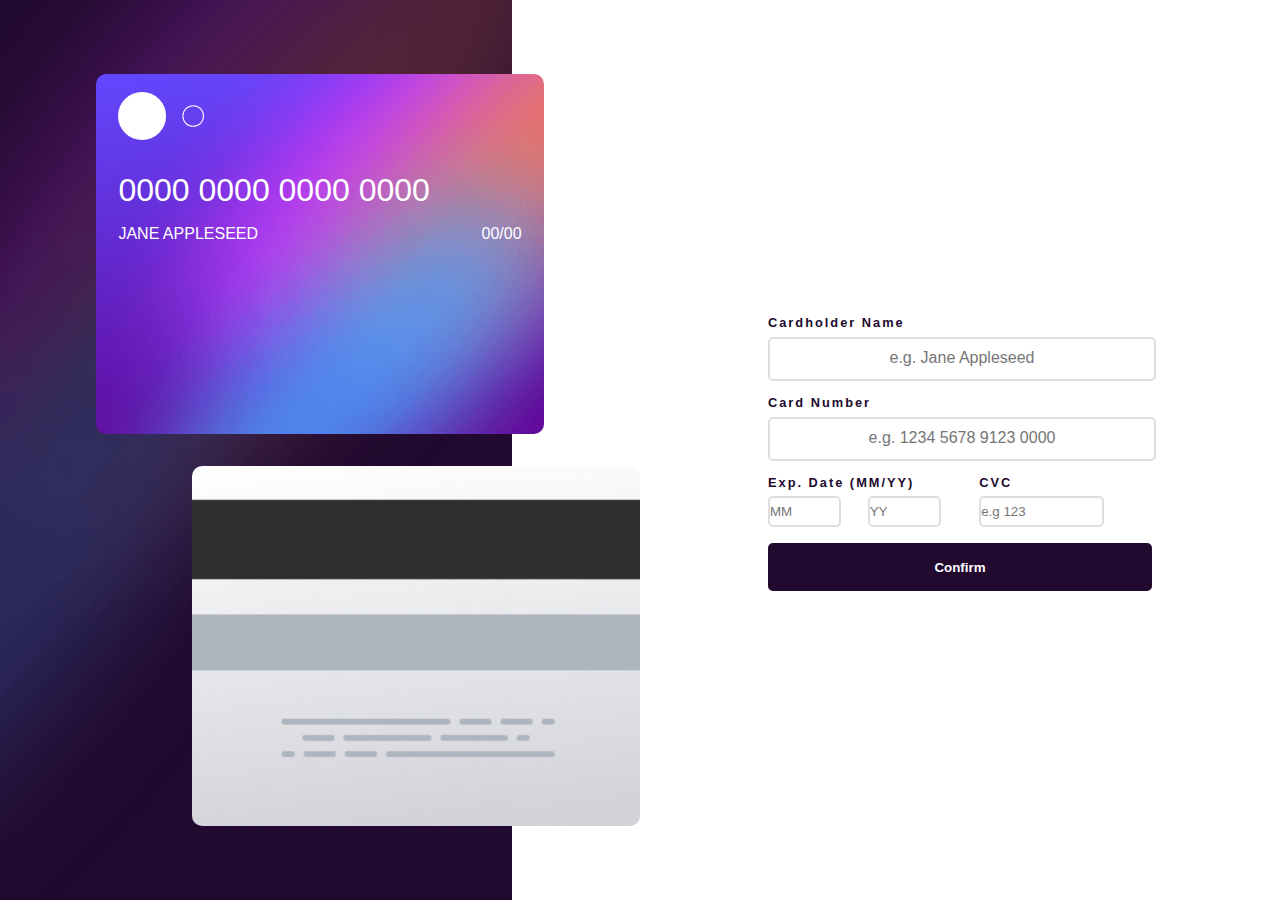
<file: index.html>
<!DOCTYPE html>
<html lang="en">
<head>
    <meta charset="UTF-8">
    <meta http-equiv="X-UA-Compatible" content="IE=edge">
    <meta name="viewport" content="width=device-width, initial-scale=1.0">
    <link rel="stylesheet" href="pages/style.css">
    <title>Carte Bancaire | Gratuite</title>
</head>
<body>
    <div class="container">
        <div class="index index-1">
            <div class="part-one"></div>
            <div class="part-two"></div>
        </div>
        <div class="index index-2">
            <div class="face-one">
                <div class="card card-1">
                    <div class="fff">
                        <div class="line line-one">
                            <img alt="" src="images/card-logo.svg">
                        </div>
                        <div class="line line-two">
                            <p id="cardnumber-add">0000 0000 0000 0000</p>
                        </div>
                        <div class="line line-three">
                            <p id="name-add">jane appleseed</p>
                            <div class="sss"><p id="mois-add">00</p> <p>/</p> <p id="year-add">00</p></div>
                        </div>
                    </div>
                </div>
                <div class="card card-2"></div>
            </div>
            <div class="face-two">
                <div class="confirme" id="confirme">
                    <img alt="" src="images/icon-complete.svg">
                    <h2>thank you !</h2>
                    <p>We've added your card details</p>
                </div>
                <form  class="formulaire" id="formulaire" novalidate>
                    <div class="input-container" id="">
                        <p class="label">Cardholder Name</p>
                        <input class="input input-name" id="input-name" type="text" placeholder="e.g. Jane Appleseed" required minlength="0" maxlength="30">
                        <p class="error-message" id="error-name-message"></p>
                    </div>
                    <div class="input-container">
                        <p class="label">Card Number</p>
                        <input class="input input-card-number" id="input-card-number" type="text" placeholder="e.g. 1234 5678 9123 0000" required minlength="16" maxlength="16">
                        <p class="error-message" id="error-card-number-message"></p>
                    </div>
                    <div class="input-container-line">
                        <div class="input-double">
                            <p class="input-double-label">Exp. Date (MM/YY)</p>
                            <div class="input-mois-date-container">
                                <input class="input input-mois" type="text" id="input-mois" placeholder="MM" required minlength="1" maxlength="2">
                                <input class="input input-year" id="input-year" type="text" placeholder="YY" required minlength="1" maxlength="2">
                            </div>
                            <p class="error-message" id="error-mois-date-message"></p>
                        </div>
                        <div class="input-cvc-container">
                            <p class="input-cvc-label">CVC</p>
                            <input class="input input-cvc" id="input-cvc" type="text" placeholder="e.g 123" required minlength="1" max="3">
                        </div>
                    </div>
                    <!-- <a href="#" class="button-confirme-inform" id="button-confirme-inform"><button id="button-confirme-texte-inform">Confirm</button></a> -->
                </form>
                <a href="#" class="button-confirme" id="button-confirme"><button id="button-confirme-texte">Confirm</button></a>
            </div>
        </div>
    </div>
   <!-- <script src="scripte.js"></script>  -->
   <script src="pages/scripte.js"></script>
</body>
</html>
</file>
<file: pages/style.css>
*{
    margin: 0;
    padding: 0;
}
/* ------------------------------------------------------------------------------------------------------------------- */
body{
    width: 100%;
    height: 100vh;
    font-family: Space Grotesk,'Trebuchet MS', 'Lucida Sans Unicode', 'Lucida Grande', 'Lucida Sans', Arial, sans-serif;
    font-weight: 500;
}
.container{
    height: 100%;
    width: 100%;
}
.index-1{
    width: 100%;
    height: 100%;
    z-index: 1;
    display: flex;
    flex-direction: row;
    position: absolute;
}
.part-one{
    width: 40%;
    height: 100%;
    background: url(../images/bg-main-desktop.png);
    background-position: center;
    background-size: cover;
    background-repeat: no-repeat;
}
.part-two{
    width: 60%;
    height: 100%;
}


.index-2{
    width: 100%;
    height: 100%;
    z-index: 2;
    position: relative;
    display: flex;
    flex-direction: row;
}
.face-one{
    height: 100%;
    width: 50%;
    display: flex;
    flex-direction: column;
    justify-content: center;
    align-items: center;
    /* background: tomato; */
}
.card{
    width: 70%;
    height: 40%;
    border-radius: 10px;
}

.card-1{
    background: url(../images/bg-card-front.png);
    background-position: center;
    background-size: cover;
    margin-bottom: 2em;
    display: flex;
    flex-direction: column;
    justify-content: center;
    align-items: center;
    color:hsl(0, 0%, 100%);
    text-transform: uppercase;
}
.fff{
    width: 90%;
    height: 90%;
}
.line{
    display: flex;
    flex-direction: row;
    width: 100%;
    height: auto;
}
.line-one{
    width: 100%;
    height: auto;
}
.line-one img{
    height: 3em;
}
.line-two{
    margin-top: 2em;
    width: 100%;
    height: auto;
}
.line-two p{
    font-size: 2em;
}
.line-three{
    margin-top: 1em;
    width: 100%;
    height: auto;
    justify-content: space-between;
}
.sss{
    display: flex;
    flex-direction: row;
}


.card-2{
    background: url(../images/bg-card-back.png);
    background-position: center;
    background-size: cover;
    margin-left: 12em;
}


.face-two{
    height: 100%;
    width: 50%;
    display: flex;
    flex-direction: column;
    justify-content: center;
    align-items: center;
}


.confirme{
    width: 60%;
    height: 30%;
    display: none;
    flex-direction: column;
    justify-content: center;
    align-items: center;
    justify-content: space-around;
}
.confirme h2{
    font-family: Space Grotesk,Arial, Helvetica, sans-serif;
    font-weight: 500;
    text-transform: uppercase;
    color: hsl(278, 68%, 11%);
}
.confirme p{
    color: hsl(279, 6%, 55%);
}


.button-confirme{
    margin-top: 1em;
    height: 3em;
    width: 60%;
    display: flex;
}
.button-confirme button{
    width: 100%;
    height: 100%;
    background: hsl(278, 68%, 11%);
    border-radius: 5px;
    color: hsl(0, 0%, 100%);
    font-weight: bold;
    border: none;
}
a{
    text-decoration: none;
}

.formulaire{
    width: 60%;
    height: auto;
    display: flex;
    flex-direction: column;
    justify-content: space-between;
}


.input-container{
    width: 100%;
    height: auto;
    margin-bottom: 0.5em;
}
.label{
    font-weight: bold;
    font-size: 0.8em;
    color: hsl(278, 68%, 11%);
    letter-spacing: 2px;
    margin-bottom: 0.5em;
    margin-top: 0.5em;
    font-family: Space Grotesk,'Trebuchet MS', 'Lucida Sans Unicode', 'Lucida Grande', 'Lucida Sans', Arial, sans-serif;
}
.input-card-number,.input-name{
    width: 100%;
    height: 3em;
    border: solid 2px  hsl(270, 3%, 87%);
    border-radius: 5px;
}
.input-card-number:hover,.input-name:hover{
    border: solid 2px  hsl(279, 6%, 55%);
}
.input-card-number::placeholder,.input-name::placeholder{
    font-size: 1.2em;
   text-align: center;
}


.input-container-line{
    width: 100%;
    height: auto;
    display: flex;
    flex-direction: row;
    justify-content: space-between;
}
.input-double{
    width: 45%;
    height: 100%;
    display: flex;
    flex-direction: column;
}
.input-double-label{
    font-weight: bold;
    font-size: 0.8em;
    color: hsl(278, 68%, 11%);
    letter-spacing: 2px;
    margin-bottom: 0.5em;
    margin-top: 0.5em;
    font-family: Space Grotesk,'Trebuchet MS', 'Lucida Sans Unicode', 'Lucida Grande', 'Lucida Sans', Arial, sans-serif;
}
.input-mois-date-container{
    width: 100%;
    height: auto;
    display: flex;
    flex-direction: row;
    justify-content: space-between;
}
.input-mois,.input-year{
    width: 40%;
    height: 2em;
    border-radius: 5px;
    border: solid 2px  hsl(270, 3%, 87%);
}
.input-mois:hover,.input-year:hover{
    border: solid 2px  hsl(279, 6%, 55%);
}

.input-cvc-container{
    width: 45%;
    height: 100%;
    display: flex;
    flex-direction: column;
}
.input-cvc-label{
    font-weight: bold;
    font-size: 0.8em;
    color: hsl(278, 68%, 11%);
    letter-spacing: 2px;
    margin-bottom: 0.5em;
    margin-top: 0.5em;
    font-family: Space Grotesk,'Trebuchet MS', 'Lucida Sans Unicode', 'Lucida Grande', 'Lucida Sans', Arial, sans-serif;
}
.input-cvc{
    width: 70%;
    height: 2em;
    border-radius: 5px;
    border: solid 2px  hsl(270, 3%, 87%);
    /* margin-left: 2em; */
}
.input-cvc:hover{
    border: solid 2px  hsl(279, 6%, 55%);
}
.error-message{
    color: hsl(0, 100%, 66%);
    font-size: 0.8em;
    font-family: Space Grotesk,'Trebuchet MS', 'Lucida Sans Unicode', 'Lucida Grande', 'Lucida Sans', Arial, sans-serif;
}

.button-confirme-inform{
    width: 100%;
    height: 3em;
    margin-top: 1em;
}
.button-confirme-inform button{
    width: 100%;
    height: 100%;
    background: hsl(278, 68%, 11%);
    color: hsl(0, 0%, 100%);
    font-weight: bold;
    border-radius: 5px;
    border: none;
}




/* :root{
    --hauteur-une:55vh;
    --hauteur-deux: 100vh;
    --hauteur-trois : 70vh;
    --hauteur-quatre: 80vh;
    --hauteur-index-2:var(--hauteur-trois)+var(--hauteur-quatre);
} */
@media (max-width:376px) {
    body{
        height: 150vh; 

    }
    .container{
        height: 100%;
        width: 100%;
    }
    .index-1{
        flex-direction: column;
        height: 150vh;
    }
    .part-one{
        width: 100%;
        height: 40%;
    }
    .part-two{
        width: 100%;
        height: 60%;
    }

    .index-2{
        flex-direction: column;
    }


    .face-one{
        width: 100%;
        height: 50%;
        flex-direction: column-reverse;
        /* background: tomato; */
    }


    .card{
        width: 85%;
        height: 38vh;
    }

    .card-1{
        margin-bottom: 0em;
        top: 9em;
        right: 3em;
        z-index: 6;
        position: absolute;
    }
    .line-two{
        margin-top: 0;
        margin-top: 2em;
    }
    .line-two p{
        font-size: 1.2em;
    }
    .line-three p{
        font-size: 0.9em;
    }


    .card-2{
        margin-left: 3em;
        bottom: 4em;
        z-index: 5;
        position: relative;
    }


    .face-two{
        width: 100%;
        height: 50%;
        /* background: hsl(0, 100%, 66%); */
    }

    .confirme{
        height: auto;
        width: 90%;
    }


    .formulaire{
        width: 90%;
    }
    .button-confirme{
        width: 90%;
    }
}
</file>
